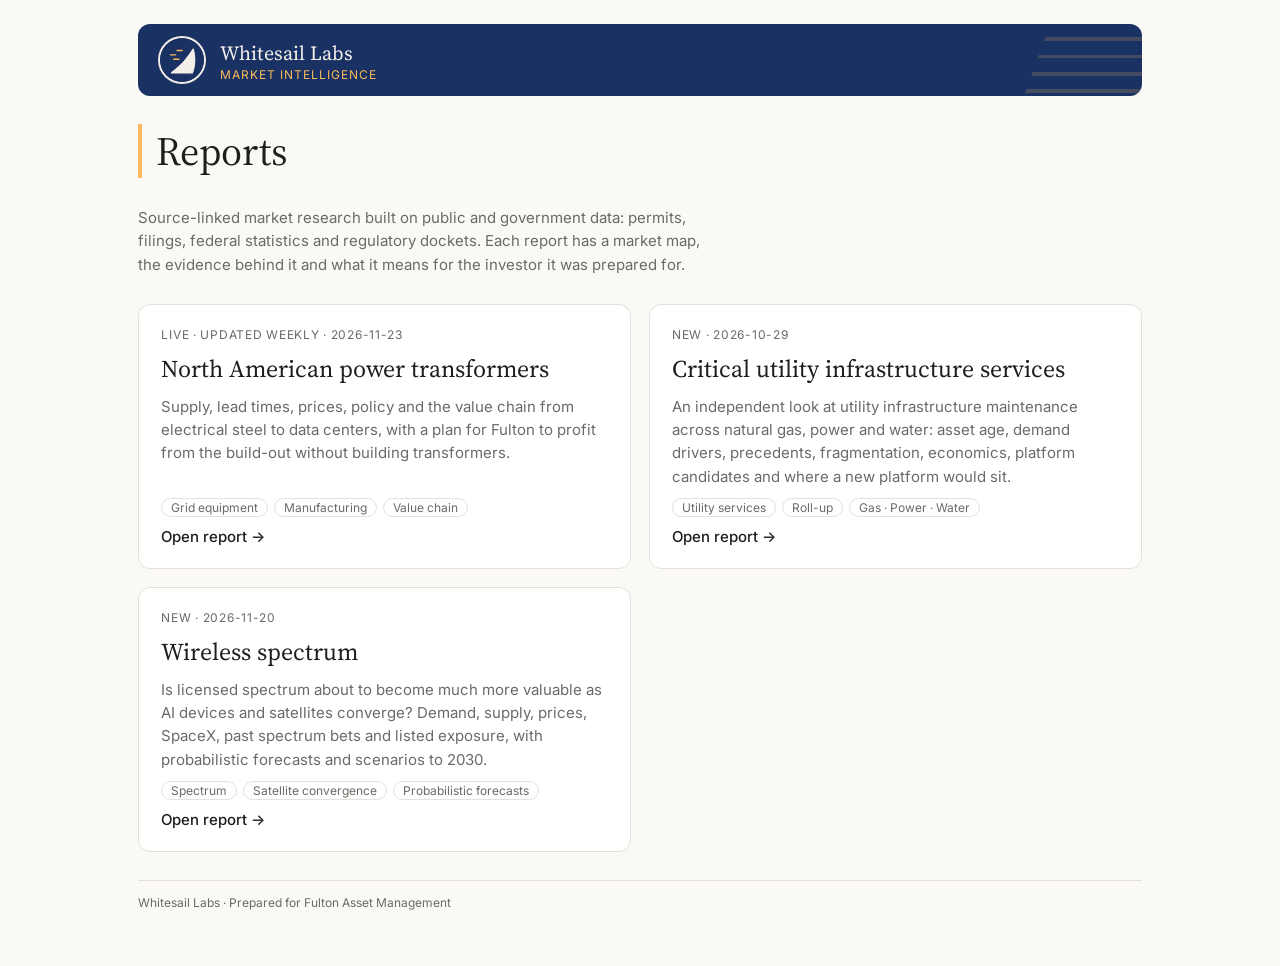
<file: site/index.html>
<!doctype html>
<html lang="en">
<head>
<meta charset="utf-8">
<meta name="viewport" content="width=device-width, initial-scale=1">
<meta name="robots" content="noindex, nofollow">
<title>Reports · Whitesail Labs</title>
<link rel="icon" href="favicon.svg" type="image/svg+xml">
<link href="https://fonts.googleapis.com/css2?family=Inter:wght@400;500;600&family=Source+Serif+4:opsz,wght@8..60,400;8..60,500&display=swap" rel="stylesheet">
<style>
:root { --navy: #1A3263; --cream: #F3EEE8; --amber: #FAB95B; --bg: #faf9f5; --panel: #fff; --fg: #1f1e1d; --muted: #6b6a66; --line: #e4e1d8; }
@media (prefers-color-scheme: dark) { :root { --bg: #1c1b19; --panel: #262522; --fg: #ecebe6; --muted: #a6a39b; --line: #3a3833; } }
* { box-sizing: border-box; }
html, body { margin: 0; background: var(--bg); color: var(--fg); font-family: Inter, system-ui, sans-serif; font-size: 15px; }
main { max-width: 72rem; margin: 0 auto; padding: 24px clamp(16px, 3vw, 40px) 56px; display: flex; flex-direction: column; gap: 28px; }
.band { display: flex; flex-wrap: wrap; align-items: center; gap: 12px 16px; background: var(--navy); color: var(--cream); border-radius: 12px; padding: 14px 22px; position: relative; overflow: hidden; }
.band::after { content: ""; position: absolute; right: -2rem; top: 0; bottom: 0; width: 9rem; background: repeating-linear-gradient(180deg, transparent 0 .9rem, rgba(250,185,91,.55) .9rem 1.15rem); opacity: .35; transform: skewX(-20deg); }
.band svg { width: 44px; height: 44px; border-radius: 50%; box-shadow: 0 0 0 2px var(--cream); }
.name { font-family: "Source Serif 4", Georgia, serif; font-size: 20px; }
.tag { font-size: 12px; letter-spacing: .08em; text-transform: uppercase; color: var(--amber); }
h1 { font-family: "Source Serif 4", Georgia, serif; font-weight: 400; font-size: clamp(28px, 4vw, 40px); margin: 0; padding-left: 14px; border-left: 4px solid var(--amber); }
.lede { color: var(--muted); max-width: 64ch; line-height: 1.55; margin: 0; }
.grid { display: grid; grid-template-columns: repeat(auto-fit, minmax(min(100%, 22rem), 1fr)); gap: 18px; }
a.card { display: flex; flex-direction: column; gap: 10px; background: var(--panel); border: 1px solid var(--line); border-radius: 12px; padding: 22px; color: inherit; text-decoration: none; transition: border-color .15s, transform .15s; }
a.card:hover { border-color: var(--amber); transform: translateY(-2px); }
a.card.off { pointer-events: none; opacity: .6; }
.status { font-size: 12px; text-transform: uppercase; letter-spacing: .06em; color: var(--muted); }
.card h2 { font-family: "Source Serif 4", Georgia, serif; font-weight: 400; font-size: 24px; margin: 0; }
.card p { margin: 0; line-height: 1.55; color: var(--muted); }
.chips { display: flex; flex-wrap: wrap; gap: 6px; margin-top: auto; }
.chips span { font-size: 12px; border: 1px solid var(--line); border-radius: 999px; padding: 1px 9px; color: var(--muted); }
.open { color: var(--fg); font-weight: 500; }
footer { color: var(--muted); font-size: 12px; border-top: 1px solid var(--line); padding-top: 14px; }
</style>
</head>
<body>
<main>
  <div class="band"><svg width="600" height="600" viewBox="0 0 600 600" fill="none" xmlns="http://www.w3.org/2000/svg">
<path d="M600 300C600 465.685 465.685 600 300 600C134.315 600 0 465.685 0 300C0 134.315 134.315 0 300 0C465.685 0 600 134.315 600 300Z" fill="#1A3263"/>
<path d="M457.192 481.78C500.075 352.231 497.886 271.239 468.271 145.981C465.039 132.31 446.892 129.636 439.289 141.567C352.657 277.505 282.146 357.897 146.558 462.131C134.311 471.546 140.577 491.299 155.948 491.374L441.868 492.778C448.786 492.812 455.012 488.367 457.192 481.78Z" fill="#F3EEE8"/>
<path d="M468.271 145.981L475.572 144.185L468.271 145.981ZM457.192 481.78L464.311 484.07V484.07L457.192 481.78ZM146.558 462.131L151.091 468.059V468.059L146.558 462.131ZM439.289 141.567L445.603 145.55L445.603 145.55L439.289 141.567ZM468.271 145.981L475.572 144.185C490.447 207.104 498.548 259.358 497.417 312.354C496.286 365.392 485.92 418.788 464.311 484.07L457.192 481.78L450.074 479.49C471.347 415.222 481.328 363.348 482.419 312.188C483.511 260.987 475.709 210.116 460.971 147.777L468.271 145.981ZM441.868 492.778L441.754 500.277L155.834 498.874L155.948 491.374L156.062 483.875L441.982 485.279L441.868 492.778ZM146.558 462.131L142.024 456.204C276.868 352.542 346.789 272.823 432.975 137.583L439.289 141.567L445.603 145.55C358.525 282.188 287.425 363.252 151.091 468.059L146.558 462.131ZM155.948 491.374L155.834 498.874C133.069 498.762 124.309 469.822 142.024 456.204L146.558 462.131L151.091 468.059C144.313 473.27 148.085 483.836 156.062 483.875L155.948 491.374ZM457.192 481.78L464.311 484.07C461.089 493.802 451.915 500.327 441.754 500.277L441.868 492.778L441.982 485.279C445.657 485.297 448.934 482.931 450.074 479.49L457.192 481.78ZM468.271 145.981L460.971 147.777C459.317 140.783 449.769 139.013 445.603 145.55L439.289 141.567L432.975 137.583C444.015 120.26 470.761 123.837 475.572 144.185L468.271 145.981Z" fill="#1A3263"/>
<path d="M257.334 291H188.109" stroke-width="20" stroke-linecap="round" stroke="#FAB95B"/>
<path d="M211.717 230H142.491" stroke-width="20" stroke-linecap="round" stroke="#FAB95B"/>
<path d="M302.952 169H233.726" stroke-width="20" stroke-linecap="round" stroke="#FAB95B"/>
</svg>
<div><div class="name">Whitesail Labs</div><div class="tag">Market intelligence</div></div></div>
  <h1>Reports</h1>
  <p class="lede">Source-linked market research built on public and government data: permits, filings, federal statistics and regulatory dockets. Each report has a market map, the evidence behind it and what it means for the investor it was prepared for.</p>
  <div class="grid">
    <a class="card" href="transformers/">
      <div class="status">Live · updated weekly · 2026-11-23</div>
      <h2>North American power transformers</h2>
      <p>Supply, lead times, prices, policy and the value chain from electrical steel to data centers, with a plan for Fulton to profit from the build-out without building transformers.</p>
      <div class="chips"><span>Grid equipment</span><span>Manufacturing</span><span>Value chain</span></div>
      <div class="open">Open report &rarr;</div>
    </a>
    <a class="card" href="infra-services/">
      <div class="status">New · 2026-10-29</div>
      <h2>Critical utility infrastructure services</h2>
      <p>An independent look at utility infrastructure maintenance across natural gas, power and water: asset age, demand drivers, precedents, fragmentation, economics, platform candidates and where a new platform would sit.</p>
      <div class="chips"><span>Utility services</span><span>Roll-up</span><span>Gas · Power · Water</span></div>
      <div class="open">Open report &rarr;</div>
    </a>
    <a class="card" href="spectrum/">
      <div class="status">New · 2026-11-20</div>
      <h2>Wireless spectrum</h2>
      <p>Is licensed spectrum about to become much more valuable as AI devices and satellites converge? Demand, supply, prices, SpaceX, past spectrum bets and listed exposure, with probabilistic forecasts and scenarios to 2030.</p>
      <div class="chips"><span>Spectrum</span><span>Satellite convergence</span><span>Probabilistic forecasts</span></div>
      <div class="open">Open report &rarr;</div>
    </a>
  </div>
  <footer>Whitesail Labs · Prepared for Fulton Asset Management</footer>
</main>
</body>
</html>
</file>
